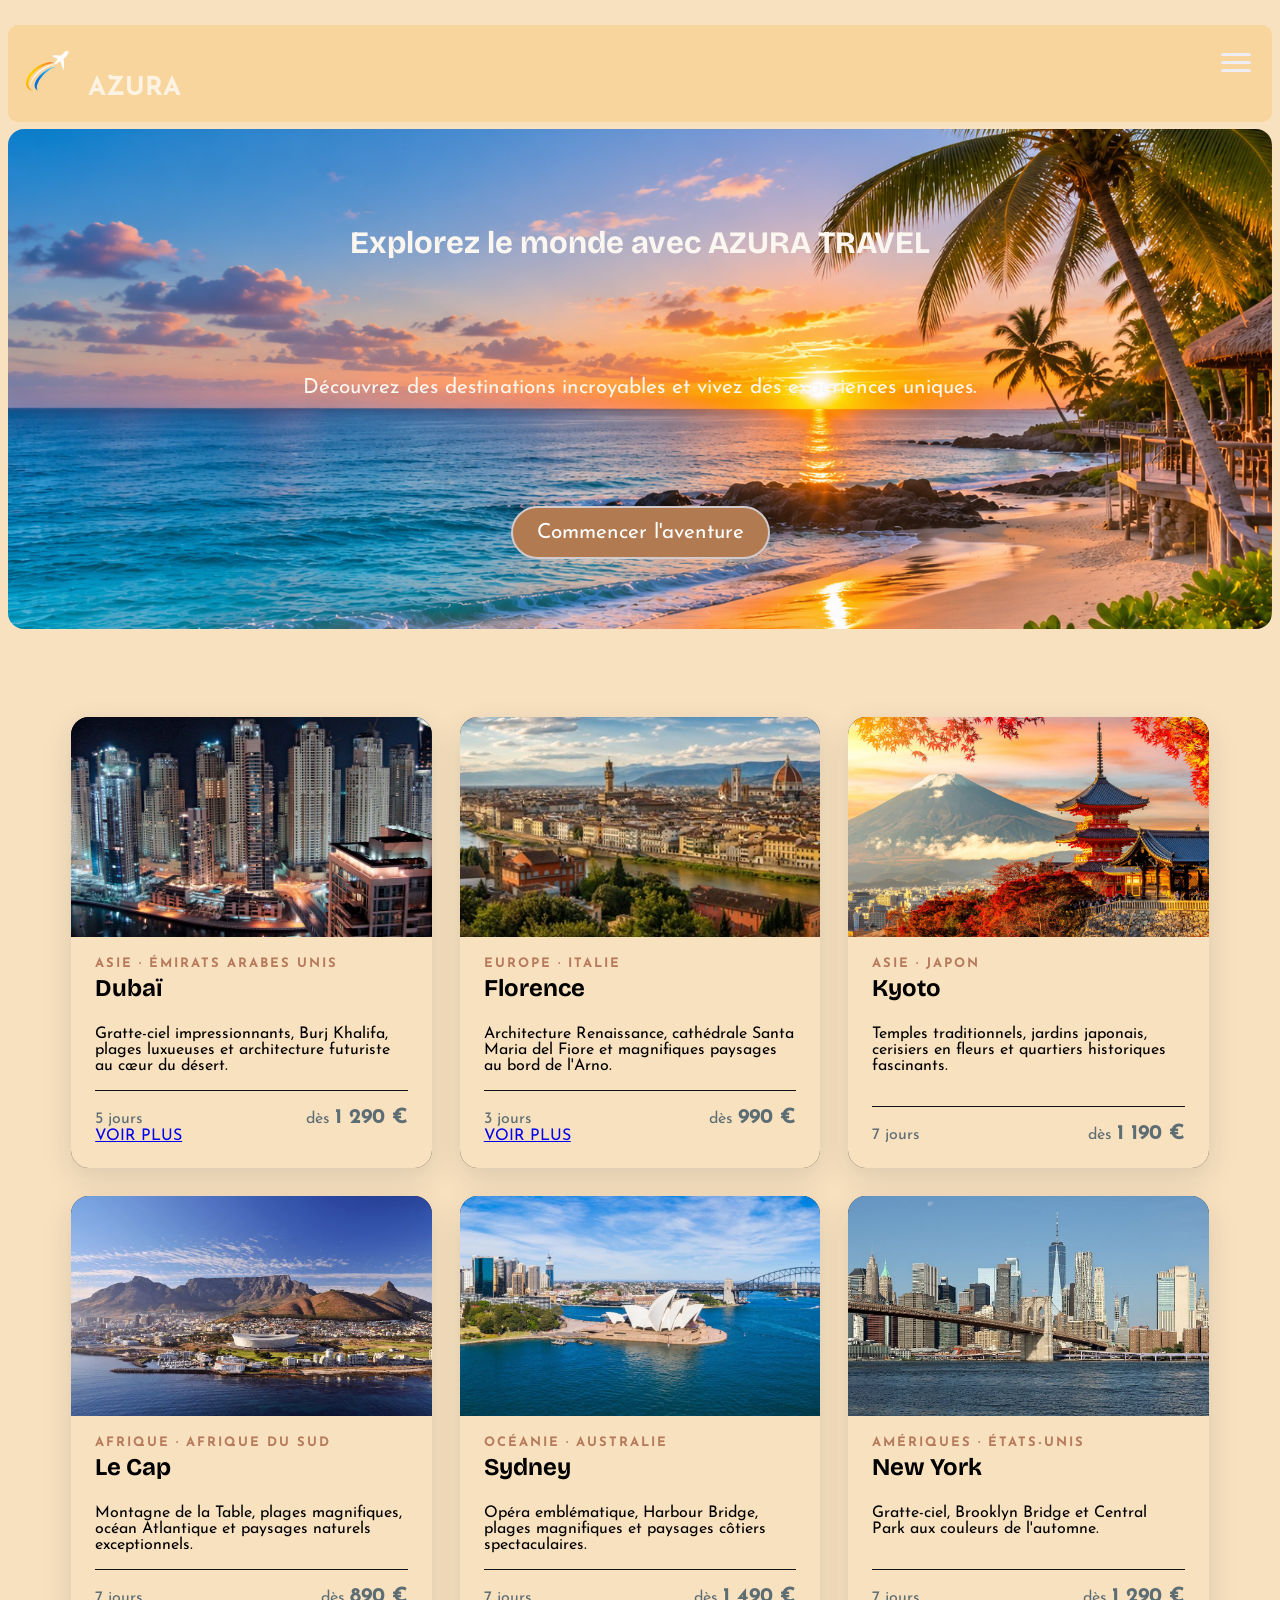
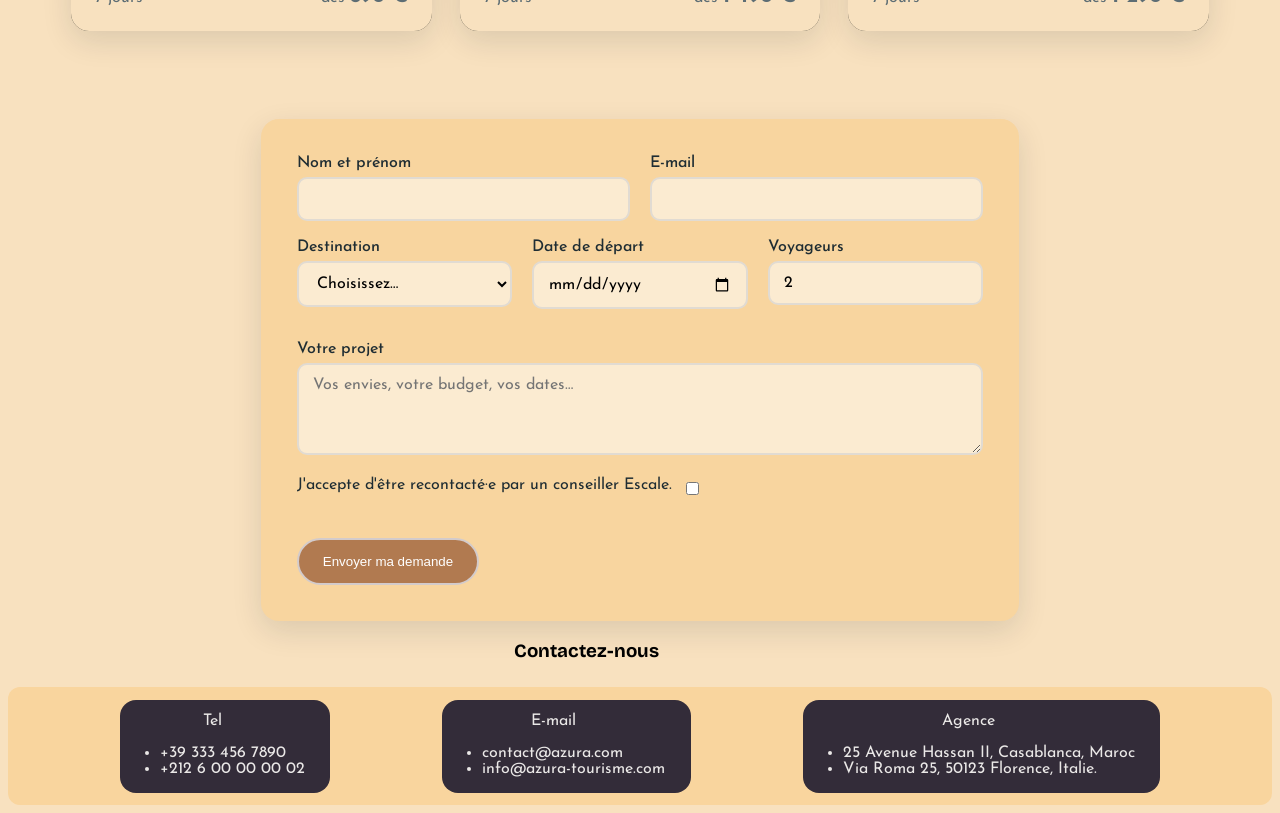
<file: index.html>
<!DOCTYPE html>
<html lang="en">
   <head>
      <meta charset="UTF-8">
      <meta name="viewport" content="width=device-width, initial-scale=1.0">
      <link rel="preconnect" href="https://fonts.googleapis.com">
      <link rel="preconnect" href="https://fonts.gstatic.com" crossorigin>
      <link href="https://fonts.googleapis.com/css2?family=Bricolage+Grotesque :opsz,wght@12..96,200..800&family=Josefin+Sans:ital,wght@0,100..700;1,100..700&display=swap" rel="stylesheet"> 
      <title>AZURA TRAVEL</title>
      <link rel="icon" href="img/logo.png">
      <link rel="stylesheet" href="css/feuille1.css">
      <meta name="Agence" content="Un site de voyage">
      <script src="js/script.js" defer></script> 
   </head>
   <body>
       <header> 
         <!-- --------------------------------entete et menu ------------------------------- -->

           <a href="#" class="logo">
                <img src="img/logo.png" alt="" width="50" height="50">
                <span>Azura</span>
           </a>
  
            <button class="burger">
             <span></span>
              <span></span>
             <span></span>
            </button>
    
            <button class="Fermer" id="Fermer">
              <svg xmlns="http://www.w3.org/2000/svg" viewBox="0 0 24 24" height="24px" width="24px" fill="#000000">
              <path d="M6.4,19L5,17.6L10.6,12L5,6.4L6.4,5L12,10.6L17.6,5L19,6.4L13.4,12L19,17.6L17.6,19L12,13.4L6.4,19Z"/>
              </svg>
            </button>

            <nav class="menu" id="menu" >
                <ul>
                  <li><a href="index.html">Accueil</a></li>
                  <li><a href="faq.html">FAQ</a></li>
                </ul>
            </nav> 
       </header>
        <main>
            <section class="hero" id="Accueil">
                <div > <h1>Explorez le monde avec AZURA TRAVEL</h1></div>
                <div><p class="hero-texte"> Découvrez des destinations incroyables et vivez des expériences uniques.</p></div>
                <div>  <a href="#destinations" class="bouton">Commencer l'aventure</a></div>
            </section>

            <section id="destinations">
               <div class="cartes"> 
                  
                    <article class="carte">
                      <img src="img/dubai0.webp" alt="La skyline de Dubaï avec le Burj Khalifa et les gratte-ciel modernes" width="1200" height="800" loading="lazy">
                       <div class="carte-contenu">
                           <p class="etiquette">Asie · Émirats arabes unis</p>
                           <h3>Dubaï</h3>
                           <p>Gratte-ciel impressionnants, Burj Khalifa, plages luxueuses et architecture futuriste au cœur du désert.</p>
                           <p class="prix"><span>5 jours</span> <span>dès <strong>1 290 €</strong></span></p>
                           <a href="destination2.html">VOIR PLUS</a>
                       </div>
                    </article>

                    <article class="carte">
                       <img src="img/florence0.jpg" alt="La cathédrale Santa Maria del Fiore et les toits historiques de Florence" width="1200" height="800" loading="lazy">
                       <div class="carte-contenu">
                           <p class="etiquette">Europe · Italie</p>
                          <h3>Florence</h3>
                          <p>Architecture Renaissance, cathédrale Santa Maria del Fiore et magnifiques paysages au bord de l'Arno.</p>
                          <p class="prix"> <span>3 jours</span><span>dès <strong>990 €</strong></span></p>
                          <a href="destination1.html">VOIR PLUS</a>
                       </div>
                   </article>

                    <article class="carte">
                      <img src="img/kyoto.jpg" alt="Temple traditionnel et pagode dans les rues historiques de Kyoto" width="1200" height="800" loading="lazy">
                       <div class="carte-contenu">
                          <p class="etiquette">Asie · Japon</p>
                          <h3>Kyoto</h3>
                          <p>Temples traditionnels, jardins japonais, cerisiers en fleurs et quartiers historiques fascinants.</p>
                          <p class="prix"><span>7 jours</span> <span>dès <strong>1 190 €</strong></span></p>
                       </div>
                   </article>

                   <article class="carte">
                       <img src="img/cap.webp" alt="Le Cap en Afrique du Sud avec la montagne de la Table et l'océan" width="1200" height="800" loading="lazy">
                       <div class="carte-contenu">
                           <p class="etiquette">Afrique · Afrique du Sud</p>
                           <h3>Le Cap</h3>
                           <p>Montagne de la Table, plages magnifiques, océan Atlantique et paysages naturels exceptionnels.</p>
                           <p class="prix"><span>7 jours</span> <span>dès <strong>890 €</strong></span></p>
                        </div>
                   </article>

                   <article class="carte">
                      <img src="img/sydney.jpg" alt="L'opéra de Sydney et le Harbour Bridge au bord de la baie" width="1200" height="800" loading="lazy">
                       <div class="carte-contenu">
                           <p class="etiquette">Océanie · Australie</p>
                           <h3>Sydney</h3>
                           <p>Opéra emblématique, Harbour Bridge, plages magnifiques et paysages côtiers spectaculaires.</p>
                           <p class="prix"><span>7 jours</span> <span>dès <strong>1 490 €</strong></span></p>
                       </div>
                    </article>

                   <article class="carte">
                      <img src="img/new-york.jpg" alt="Le pont de Brooklyn et les gratte-ciel de Manhattan" width="1200" height="800" loading="lazy">
                      <div class="carte-contenu">
                          <p class="etiquette">Amériques · États-Unis</p>
                          <h3>New York</h3>
                          <p>Gratte-ciel, Brooklyn Bridge et Central Park aux couleurs de l'automne.</p>
                          <p class="prix"><span>7 jours</span> <span>dès <strong>1 290 €</strong></span></p>
                          </div>
                   </article>

                </div>
            </section> 
            <form class="formulaire" id="formulaire" action="#">
               <div class="ligne">
                   <div class="champ">
                       <label for="nom">Nom et prénom</label>
                       <input type="text" id="nom" name="nom" autocomplete="name" required>
                   </div>
                   <div class="champ">
                       <label for="email">E-mail</label>
                       <input type="email" id="email" name="email" autocomplete="email" required>
                    </div>
                </div>
                <div class="ligne">
                   <div class="champ">
                       <label for="destination">Destination</label>
                       <select id="destination" name="destination" required>
                           <option value="">Choisissez…</option>
                           <option value="kyoto">Kyoto</option>
                           <option value="dubai">Dubaï</option>
                           <option value="florence">Florence</option>
                           <option value="le-cap">Le Cap</option>
                           <option value="sydney">Sydney</option>
                           <option value="new-york">New York</option>
                           <option value="autre">Autre / je ne sais pas encore</option>
                       </select>
                       <p class="erreur" id="erreur-destination"></p>
                   </div>
                   <div class="champ">
                       <label for="depart">Date de départ</label>
                       <input type="date" id="depart" name="depart">
                   </div>
                   <div class="champ">
                       <label for="voyageurs">Voyageurs</label>
                       <input type="number" id="voyageurs" name="voyageurs" min="1" max="7" value="2">
                   </div>
                </div>
                <div class="champ">
                  <label for="message">Votre projet</label>
                  <textarea id="message" name="message" rows="4" placeholder="Vos envies, votre budget, vos dates…"></textarea>
                </div>
                <div class="case">
                    <label for="accord">J'accepte d'être recontacté·e par un conseiller Escale.</label>
                    <input type="checkbox" id="accord" name="accord" required>
                </div>
                <button class="bouton" type="submit">Envoyer ma demande</button>
            </form>
       </main>
       <footer>
          <h3>Contactez-nous</h3>
          <section class="pied">
            <div class="p">
                <div>Tel</div>
                <ul>
                    <li>+39 333 456 7890</li>
                    <li>+212 6 00 00 00 02</li>
                </ul>
            </div>
            <div class="p">
                <div>E-mail</div>
                <ul>
                    <li>contact@azura.com</li>
                    <li>info@azura-tourisme.com</li>
                </ul>
            </div>
            <div class="p">
                <div>Agence</div>
                <ul>
                    <li>25 Avenue Hassan II, Casablanca, Maroc</li>
                    <li>Via Roma 25, 50123 Florence, Italie.</li>
                </ul>

            </div>
            </section>
        </footer>
    </body>
</html>
</file>
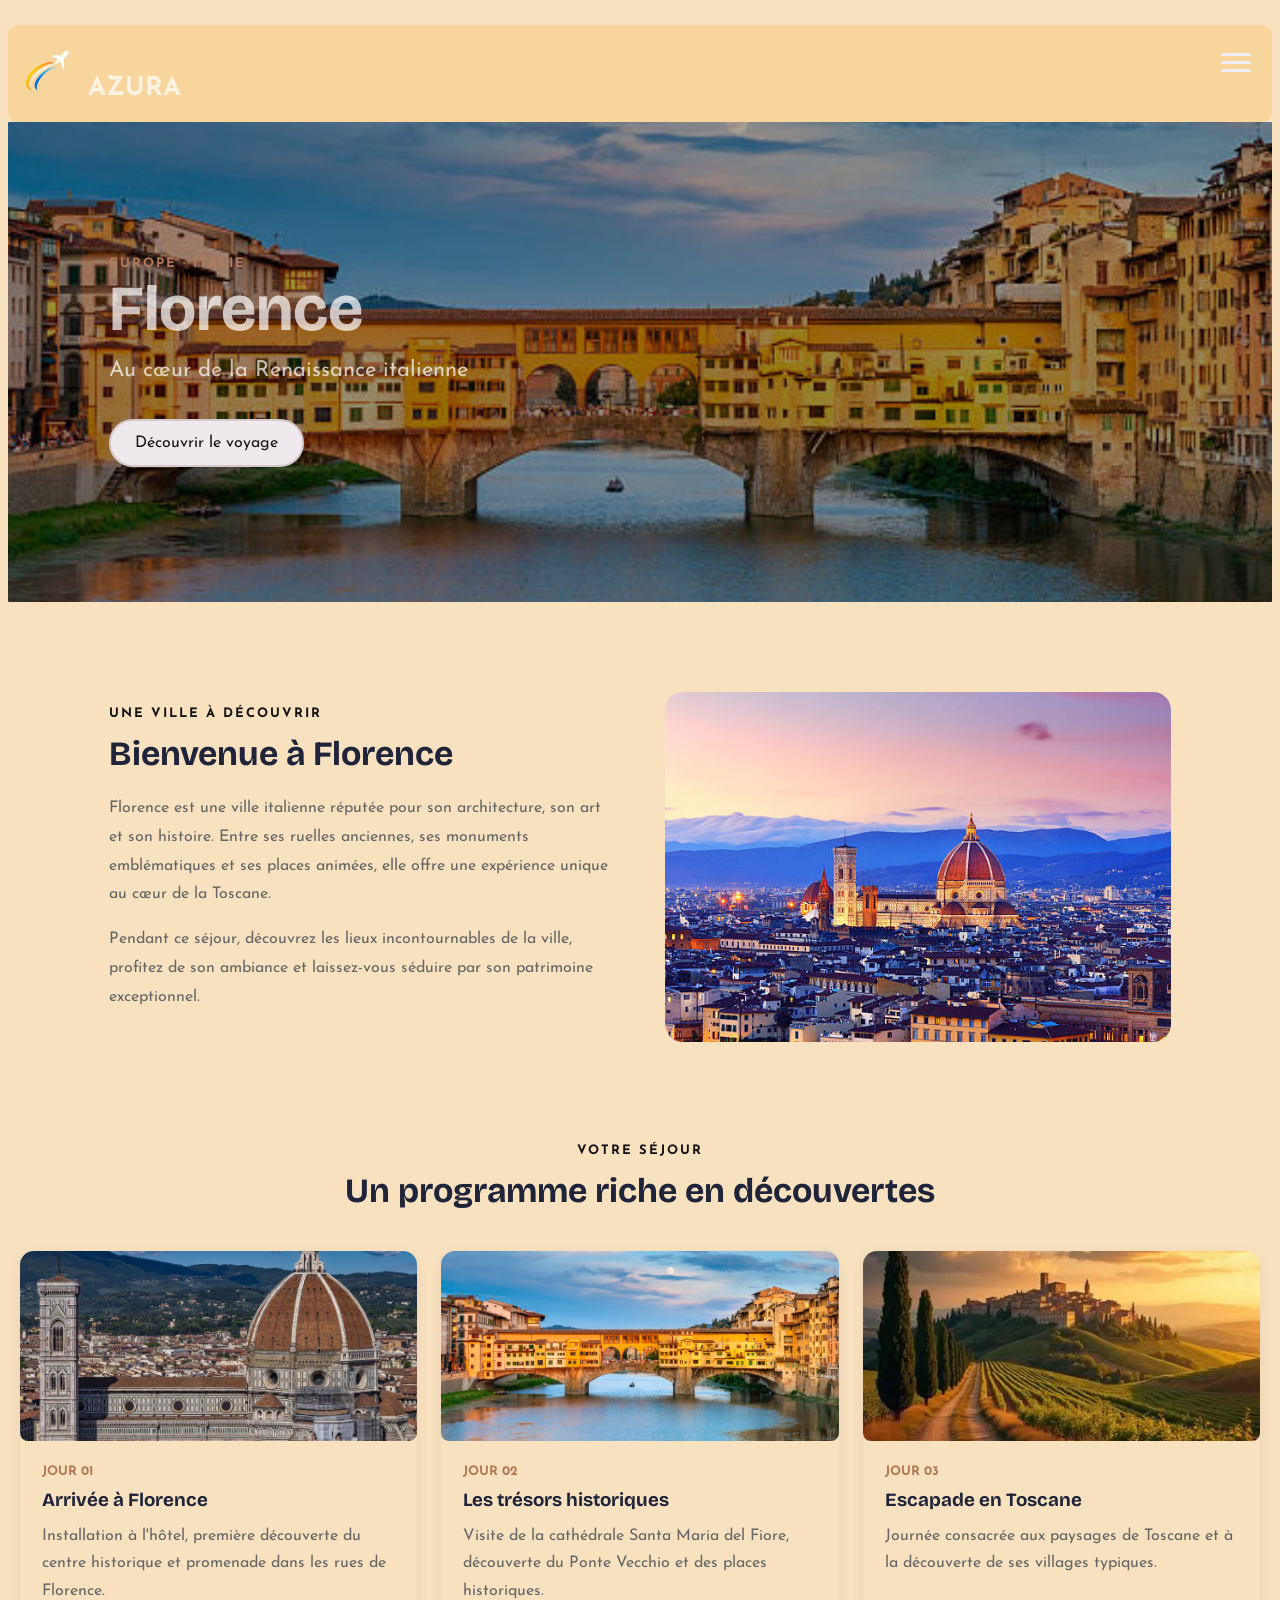
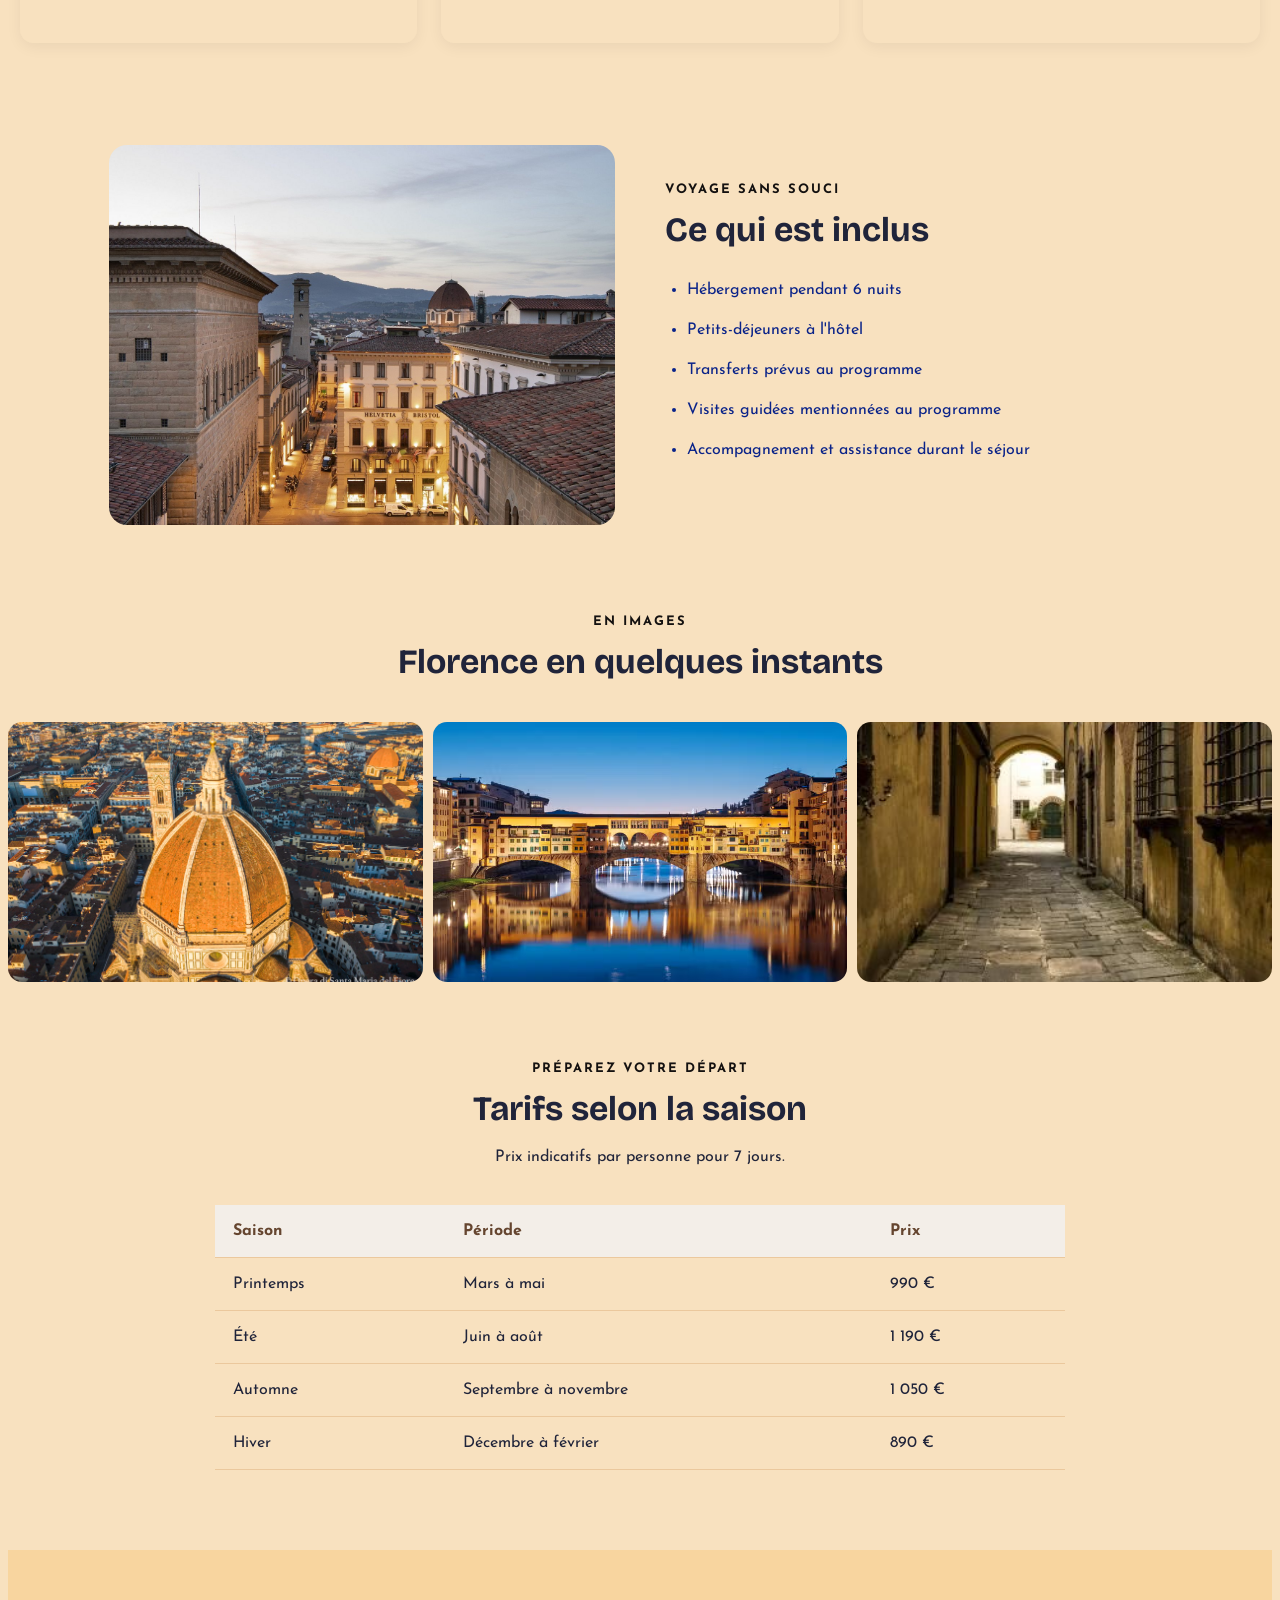
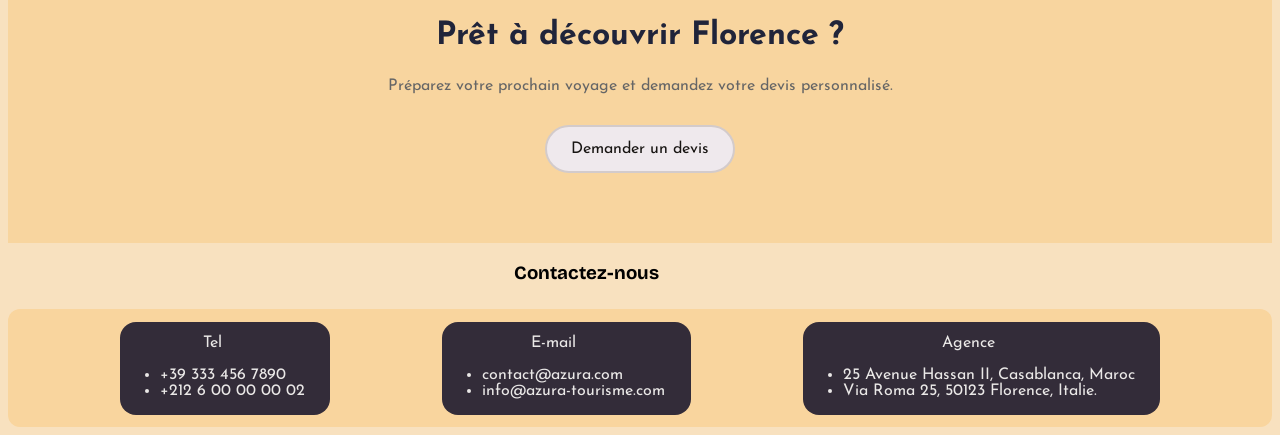
<file: destination1.html>
<!DOCTYPE html>
<html lang="en">
   <head>
      <meta charset="UTF-8">
      <meta name="viewport" content="width=device-width, initial-scale=1.0">
      <link rel="preconnect" href="https://fonts.googleapis.com">
      <link rel="preconnect" href="https://fonts.gstatic.com" crossorigin>
      <link href="https://fonts.googleapis.com/css2?family=Bricolage+Grotesque :opsz,wght@12..96,200..800&family=Josefin+Sans:ital,wght@0,100..700;1,100..700&display=swap" rel="stylesheet"> 
      <title>AZURA TRAVEL</title>
      <link rel="icon" href="img/logo.png">
      <link rel="stylesheet" href="css/feuille1.css">
      <meta name="Agence" content="Un site de voyage">
      <script src="js/script.js" defer></script>
   </head>
   <body>
       <header> 
         <!-- --------------------------------entete et menu ------------------------------- -->

           <a href="#" class="logo">
                <img src="img/logo.png" alt="" width="50" height="50">
                <span>Azura</span>
           </a>
  
            <button class="burger">
             <span></span>
              <span></span>
             <span></span>
            </button>
    
            <button class="Fermer" id="Fermer">
              <svg xmlns="http://www.w3.org/2000/svg" viewBox="0 0 24 24" height="24px" width="24px" fill="#000000">
              <path d="M6.4,19L5,17.6L10.6,12L5,6.4L6.4,5L12,10.6L17.6,5L19,6.4L13.4,12L19,17.6L17.6,19L12,13.4L6.4,19Z"/>
              </svg>
            </button>

            <nav class="menu" id="menu" >
                <ul>
                  <li><a href="index.html">Accueil</a></li>
                  <li><a href="faq.html">FAQ</a></li>
                </ul>
            </nav> 
       </header>
       </header>
       <main class="page-destination">
         <!-- ------------------------------------------------------------------ PHOTO------------------------------------------------------------------------------------------------------------------------------------------------------------------- -->

           <section class="banniere">
               <div class="banniere-contenu">
                    <p class="etiquette">EUROPE · ITALIE</p>
                    <h1>Florence</h1>
                    <p>Au cœur de la Renaissance italienne</p>
                    <a href="#presentation" class="bouton bouton-devis">Découvrir le voyage</a>
                </div>
           </section>

           <!-- [base64] -->


           <section class="presentation" id="presentation">
              <div class="presentation-texte">
                  <p class="surtitre">UNE VILLE À DÉCOUVRIR</p>
                  <h2>Bienvenue à Florence</h2>
                  <p>
                       Florence est une ville italienne réputée pour son architecture,
                       son art et son histoire. Entre ses ruelles anciennes, ses
                       monuments emblématiques et ses places animées, elle offre
                       une expérience unique au cœur de la Toscane.
                  </p>
                  <p>
                      Pendant ce séjour, découvrez les lieux incontournables de la
                      ville, profitez de son ambiance et laissez-vous séduire par
                      son patrimoine exceptionnel.
                  </p>
              </div>
              <div class="presentation-image">
                 <img src="img/florence.jpg"  alt="Vue panoramique de Florence et de ses monuments">
              </div>
           </section>

           <!-- --------------------------------------------------------------programme jour par jour------------------------------------------------------------------------------------------------------ -->


            <section class="programme">

                <div class="section-titre">
                   <p class="surtitre">VOTRE SÉJOUR</p> <h2>Un programme riche en découvertes</h2>
                </div >
                <div  class="jours">
                    
                    <article class="jour">
                       <img src="img/j1.jpg"  alt="Cathédrale de Florence">
                       <div class="jour-contenu">
                          <span>JOUR 01</span>  <h3>Arrivée à Florence</h3>
                          <p>Installation à l'hôtel, première découverte du centre historique et promenade dans les rues de Florence. </p>
                       </div>
                    </article>

                    <article class="jour">
                       <img src="img/j2.jpg" alt="Ponte Vecchio à Florence">
                       <div class="jour-contenu">
                         <span>JOUR 02</span> <h3>Les trésors historiques</h3>
                         <p>  Visite de la cathédrale Santa Maria del Fiore, découverte du Ponte Vecchio et des places historiques. </p>
                       </div>
                    </article>

                    <article class="jour">
                       <img src="img/j3.webp"  alt="Paysage de Toscane">
                       <div class="jour-contenu">
                           <span>JOUR 03</span> <h3>Escapade en Toscane</h3>
                           <p>  Journée consacrée aux paysages de Toscane et à la  découverte de ses villages typiques.  </p>
                     </div>
                    </article>


                </div>

                

            </section>

            <!-- ----------------------------------------------- CE QUI EST INCLUS--------------------------------------- -->


            <section class="inclus">
               <div class="inclus-image">
                  <img src="img/inclus.jpg"  alt="Hôtel au charme italien à Florence">
               </div>

                <div class="inclus-contenu">
                    <p class="surtitre">VOYAGE SANS SOUCI</p><h2>Ce qui est inclus</h2>
                    <ul>
                        <li>Hébergement pendant 6 nuits</li>
                        <li>Petits-déjeuners à l'hôtel</li>
                        <li>Transferts prévus au programme</li>
                        <li>Visites guidées mentionnées au programme</li>
                        <li>Accompagnement et assistance durant le séjour</li>
                    </ul>
                </div>
            </section>
           <!-- ------------------------------------------------------ GALERIE PHOTOS----------------------------------------------------------------------------- -->


            <section class="galerie-section">
              <div class="section-titre"><p class="surtitre">EN IMAGES</p> <h2>Florence en quelques instants</h2> </div>
              <div class="galerie">
                 <img src="img/p3.jpg" alt="Vue de la cathédrale de Florence">
                 <img src="img/p2.avif" alt="Le Ponte Vecchio au-dessus de l'Arno">
                 <img src="img/p1.jpg" alt="Les ruelles de Florence">
              </div>
            </section>

           <!-- --------------------------------------------------- TARIFS------------------------------------------------------- -->

            <section class="tarifs">

                <div class="section-titre">
                   <p class="surtitre">PRÉPAREZ VOTRE DÉPART</p>
                  <h2>Tarifs selon la saison</h2>
                  <p>Prix indicatifs par personne pour 7 jours.</p>
                </div>

                <div class="tableau-conteneur">
                    <table>

                        <thead>
                           <tr>
                             <th>Saison</th>
                             <th>Période</th>
                             <th>Prix</th>
                           </tr>
                        </thead>

                        <tbody>

                           <tr>
                              <td>Printemps</td>
                              <td>Mars à mai</td>
                              <td>990 €</td>
                           </tr>
                           <tr>
                              <td>Été</td>
                              <td>Juin à août</td>
                              <td>1 190 €</td>
                           </tr>
                           <tr>
                              <td>Automne</td>
                              <td>Septembre à novembre</td>
                              <td>1 050 €</td>
                           </tr>
                           <tr>
                              <td>Hiver</td>
                              <td>Décembre à février</td>
                              <td>890 €</td>
                           </tr>

                        </tbody>

                    </table>
                    
                </div> 

            </section>



           <!-- --------------------------------------------- DEMANDE DE DEVIS------------------------------------------------------------ -->
            <section class="demande">
              <h2>Prêt à découvrir Florence ?</h2>
              <p>Préparez votre prochain voyage et demandez votre devis personnalisé.</p>
              <a href="index.html#formulaire" class="bouton bouton-devis"> Demander un devis </a>
            </section>

         </main>
         <footer>
          <h3>Contactez-nous</h3>
          <section class="pied">
            <div class="p">
                <div>Tel</div>
                <ul>
                    <li>+39 333 456 7890</li>
                    <li>+212 6 00 00 00 02</li>
                </ul>
            </div>
            <div class="p">
                <div>E-mail</div>
                <ul>
                    <li>contact@azura.com</li>
                    <li>info@azura-tourisme.com</li>
                </ul>
            </div>
            <div class="p">
                <div>Agence</div>
                <ul>
                    <li>25 Avenue Hassan II, Casablanca, Maroc</li>
                    <li>Via Roma 25, 50123 Florence, Italie.</li>
                </ul>

            </div>
        
          </section>
        
        </footer>
      </body>
</html>
</file>
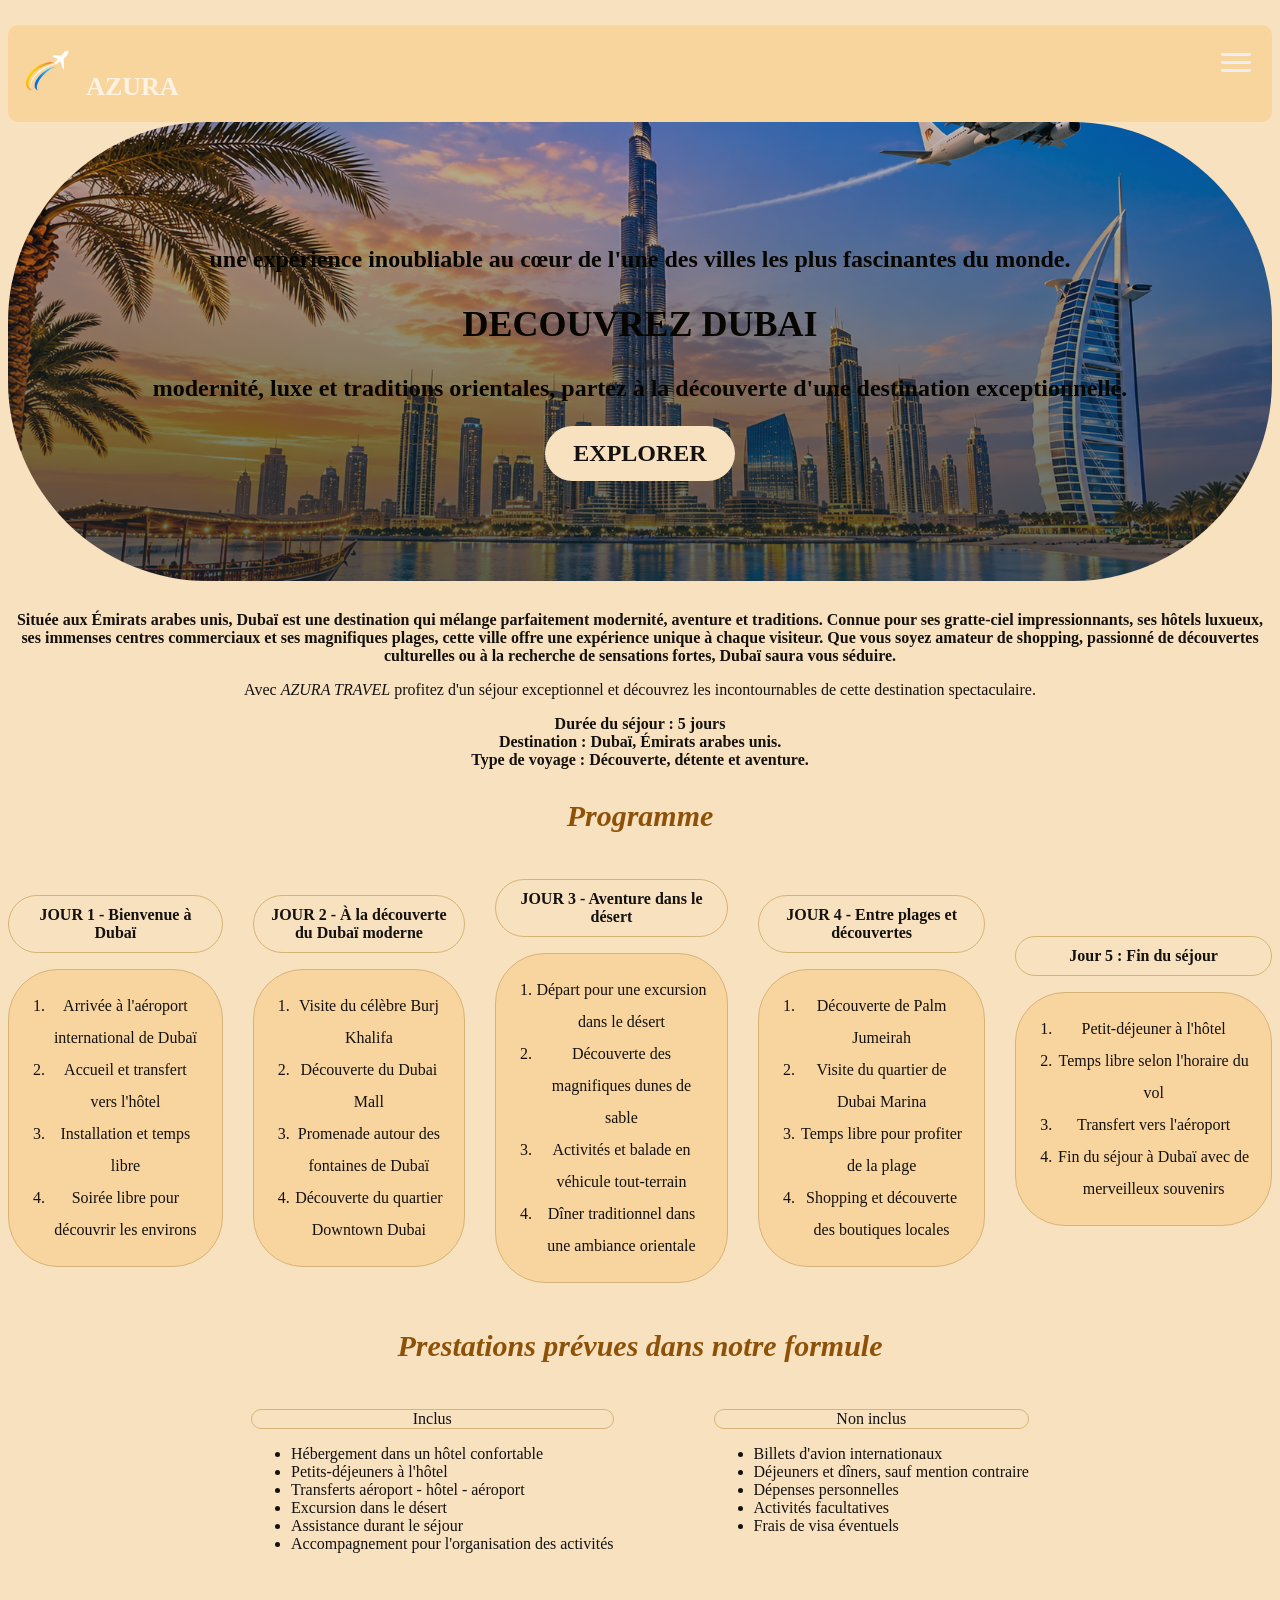
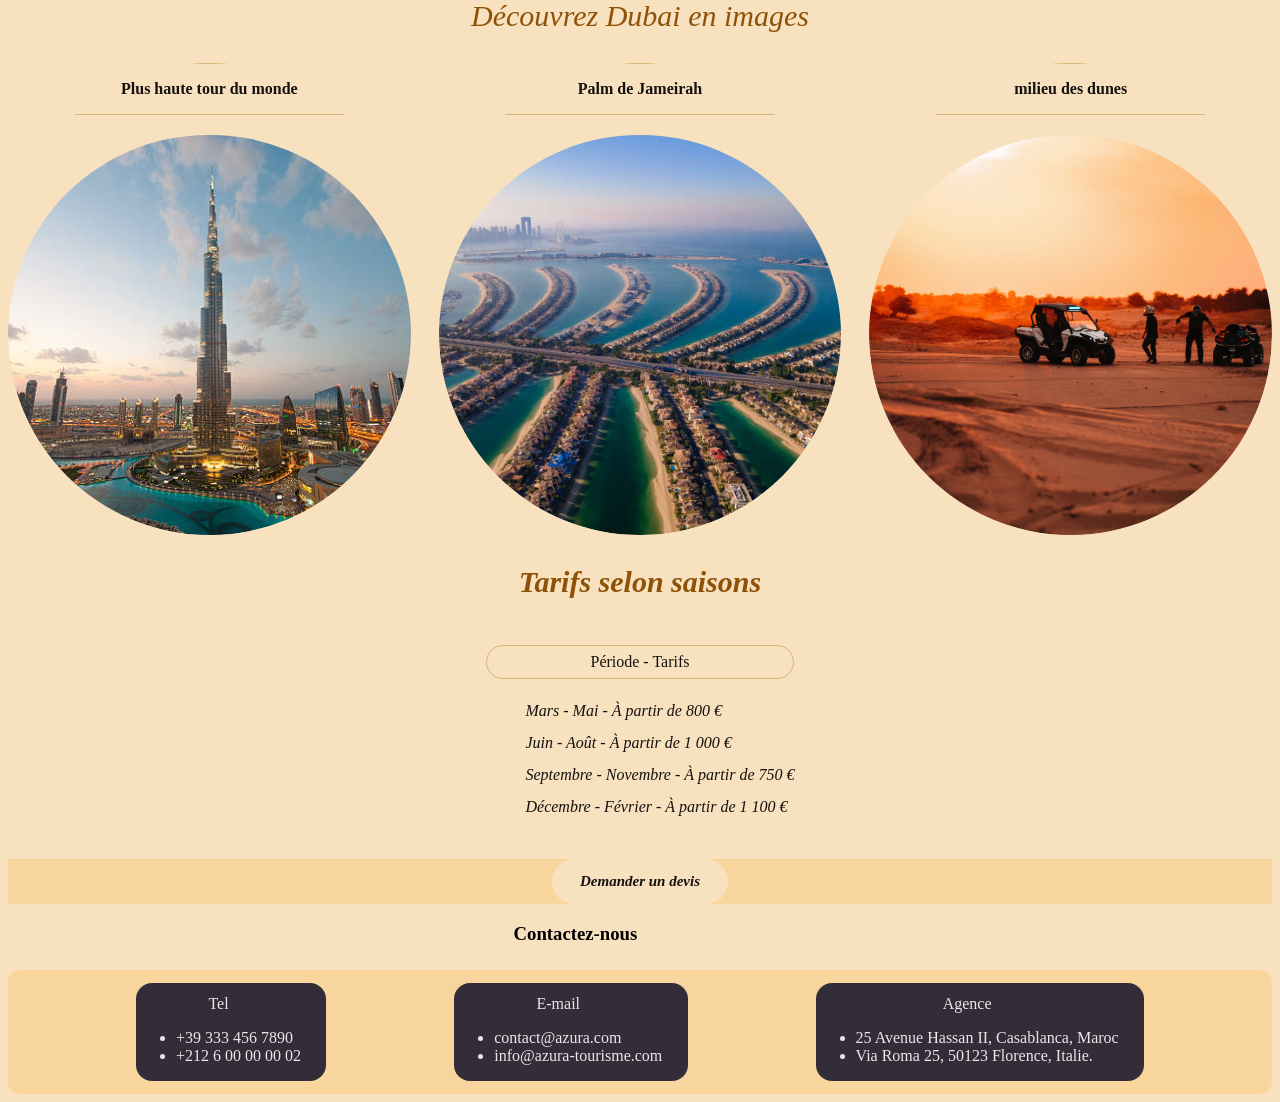
<file: destination2.html>
<!DOCTYPE html>
<html lang="en">
    <head>
      <meta charset="UTF-8">
      <meta name="viewport" content="width=device-width, initial-scale=1.0">
      <link rel="preconnect" href="https://fonts.googleapis.com">
      <link rel="preconnect" href="https://fonts.gstatic.com" crossorigin>
      <link href="https://fonts.googleapis.com/css2?family=Bricolage+Grotesque :opsz,wght@12..96,200..800&family=Josefin+Sans:ital,wght@0,100..700;1,100..700&display=swap" rel="stylesheet"> 
      <title>AZURA TRAVEL</title>
      <link rel="icon" href="img/logo.png">
      <link rel="stylesheet" href="css/feuille2.css">
      <meta name="Agence" content="Un site de voyage">
      <script src="js/script.js" defer></script> 
    </head>
<body>
    <header> 
         <!-- --------------------------------entete et menu ------------------------------- -->

           <a href="#" class="logo">
                <img src="img/logo.png" alt="" width="50" height="50">
                <span>Azura</span>
           </a>
  
            <button class="burger">
             <span></span>
              <span></span>
             <span></span>
            </button>
    
            <button class="Fermer" id="Fermer">
              <svg xmlns="http://www.w3.org/2000/svg" viewBox="0 0 24 24" height="24px" width="24px" fill="#000000">
              <path d="M6.4,19L5,17.6L10.6,12L5,6.4L6.4,5L12,10.6L17.6,5L19,6.4L13.4,12L19,17.6L17.6,19L12,13.4L6.4,19Z"/>
              </svg>
            </button>

            <nav class="menu" id="menu" >
                <ul>
                  <li><a href="index.html">Accueil</a></li>
                  <li><a href="faq.html">FAQ</a></li>
                </ul>
            </nav> 
       </header>
   <main>
       <section class="hero">
        <div class="hero-contenu">
            <p class="surtitre1"> <strong> une expérience inoubliable au cœur de l'une 
                des villes les plus fascinantes du monde.</strong> 
            </p>
            <h1> <strong> DECOUVREZ DUBAI</strong> </h1>
            <p class="hero-texte"><strong> modernité, luxe et traditions orientales, partez à la 
                découverte d'une destination exceptionnelle.</strong> 
            </p>
        </div>
        <div class="hero-boutons">
                <a class="bouton" href="#présentation de Dubai">EXPLORER</a>
            </div>
        </section>
        <section  class="presentation" id="présentation de Dubai" >
            <div class="description"> 
                <p><strong>
                    Située aux Émirats arabes unis, Dubaï est une destination qui mélange parfaitement modernité, aventure et traditions. 
                    Connue pour ses gratte-ciel impressionnants, ses hôtels luxueux, ses immenses centres commerciaux et ses magnifiques plages, 
                    cette ville offre une expérience unique à chaque visiteur.
                    Que vous soyez amateur de shopping, passionné de découvertes culturelles ou à la recherche de sensations fortes, 
                    Dubaï saura vous séduire.
                   </strong>
                </p>
            </div>
            <div class="AZURA">
                <p>
                    Avec <em>AZURA TRAVEL</em> profitez d'un séjour exceptionnel 
                    et découvrez les incontournables de cette destination spectaculaire.
                </p>
            </div>
            <div class="information">
                <p>
                    <strong>
                        Durée du séjour : 5 jours <br>
                        Destination : Dubaï, Émirats arabes unis.<br>
                        Type de voyage : Découverte, détente et aventure.<br>
                    </strong>
                </p>
            </div> 
        </section>
        <p class="surtitre"><em><strong>Programme</strong></em></p>
        <section class="programme">
            <div class="jour1">
                <p><strong>JOUR 1 - Bienvenue à Dubaï</strong></p>
                <ol>
                    <li>Arrivée à l'aéroport international de Dubaï</li>
                    <li>Accueil et transfert vers l'hôtel</li>
                    <li>Installation et temps libre</li>
                    <li>Soirée libre pour découvrir les environs</li>
                </ol>
            </div>
            <div class="jour2">
                <p><strong>JOUR 2 - À la découverte du Dubaï moderne</strong></p>
                <ol>
                    <li>Visite du célèbre Burj Khalifa</li>
                    <li>Découverte du Dubai Mall</li>
                    <li>Promenade autour des fontaines de Dubaï</li>
                    <li>Découverte du quartier Downtown Dubai</li>
                </ol>
            </div>
            <div class="jour3">
                <p><strong>JOUR 3 - Aventure dans le désert</strong></p>
                <ol>
                    <li>Départ pour une excursion dans le désert</li>
                    <li>Découverte des magnifiques dunes de sable</li>
                    <li>Activités et balade en véhicule tout-terrain</li>
                    <li>Dîner traditionnel dans une ambiance orientale</li>
                </ol>
            </div>
            <div class="jour4">
                <p><strong>JOUR 4 - Entre plages et découvertes</strong></p>
                <ol>
                    <li>Découverte de Palm Jumeirah</li>
                    <li>Visite du quartier de Dubai Marina</li>
                    <li>Temps libre pour profiter de la plage</li>
                    <li>Shopping et découverte des boutiques locales</li>
                </ol>
            </div>
            <div class="jour5">
                <p><strong>Jour 5 : Fin du séjour</strong></p>
                <ol>
                    <li>Petit-déjeuner à l'hôtel</li>
                    <li>Temps libre selon l'horaire du vol</li>
                    <li>Transfert vers l'aéroport</li>
                    <li>Fin du séjour à Dubaï avec de merveilleux souvenirs</li>
                </ol>
            </div>
        </section>
        <p class="surtitre"><em><strong>Prestations prévues dans notre formule</strong></em></p>
        <section class="inclus">
            <div>
                <p>Inclus</p>
                <ul>
                    <li>Hébergement dans un hôtel confortable</li>
                    <li>Petits-déjeuners à l'hôtel</li>
                    <li>Transferts aéroport - hôtel - aéroport</li>
                    <li>Excursion dans le désert</li>
                    <li>Assistance durant le séjour</li>
                    <li>Accompagnement pour l'organisation des activités</li>
                </ul>
            </div>
            <div>
                <p>Non inclus</p>
                <ul>
                    <li>Billets d'avion internationaux</li>
                    <li>Déjeuners et dîners, sauf mention contraire</li>
                    <li>Dépenses personnelles</li>
                    <li>Activités facultatives</li>
                    <li>Frais de visa éventuels</li>
                </ul>
            </div>
        </section>
        <section class="Galerie">
            <p class="surtitre"><em>Découvrez  Dubai en images</em></p>
            <div class="cartes">
                <div class="carte">
                    <div class="carte-contenu">
                        <p><strong> Plus haute tour du monde</strong></p>
                    </div>
                    <img src="img/burj-khalifa.jpg" alt="" width="100" height="100">
                </div>
                <div class="carte">
                    <div class="carte-contenu">
                         <p> <strong>Palm de Jameirah</strong></p>
                    </div>
                    <img src="img/palm-jameirah.jpg" alt="" width="100" height="100">
                </div>
                <div class="carte">
                    <div class="carte-contenu">
                        <p><strong>milieu des dunes</strong></p>
                    </div>
                    <img src="img/pexels-zkadoshi-20450502.jpg" alt="" width="100" height="100">
                </div>
            </div>
        </section>
        <p class="surtitre"><strong><em>Tarifs selon saisons</em></strong></p>
        <section class="tarifs">
            <div>
                <p>Période - Tarifs</p>
                <ul>
                    <li><em>Mars - Mai - À partir de 800 €</em></li>
                    <li><em>Juin - Août - À partir de 1 000 €</em></li>
                    <li><em>Septembre - Novembre - À partir de 750 €</em></li>
                    <li><em>Décembre - Février - À partir de 1 100 €</em></li>
                </ul>
            </div>
        </section>
        <div class="tarifs-boutons">
            <a class="bouton" href="#devis"><em><strong>Demander un devis</strong></em></a>
        </div>
   </main>
    <footer>
          <h3>Contactez-nous</h3>
          <section class="pied">
            <div class="p">
                <div>Tel</div>
                <ul>
                    <li>+39 333 456 7890</li>
                    <li>+212 6 00 00 00 02</li>
                </ul>
            </div>
            <div class="p">
                <div>E-mail</div>
                <ul>
                    <li>contact@azura.com</li>
                    <li>info@azura-tourisme.com</li>
                </ul>
            </div>
            <div class="p">
                <div>Agence</div>
                <ul>
                    <li>25 Avenue Hassan II, Casablanca, Maroc</li>
                    <li>Via Roma 25, 50123 Florence, Italie.</li>
                </ul>

            </div>
        
          </section>
        
        </footer>
</body>
</html>
</file>
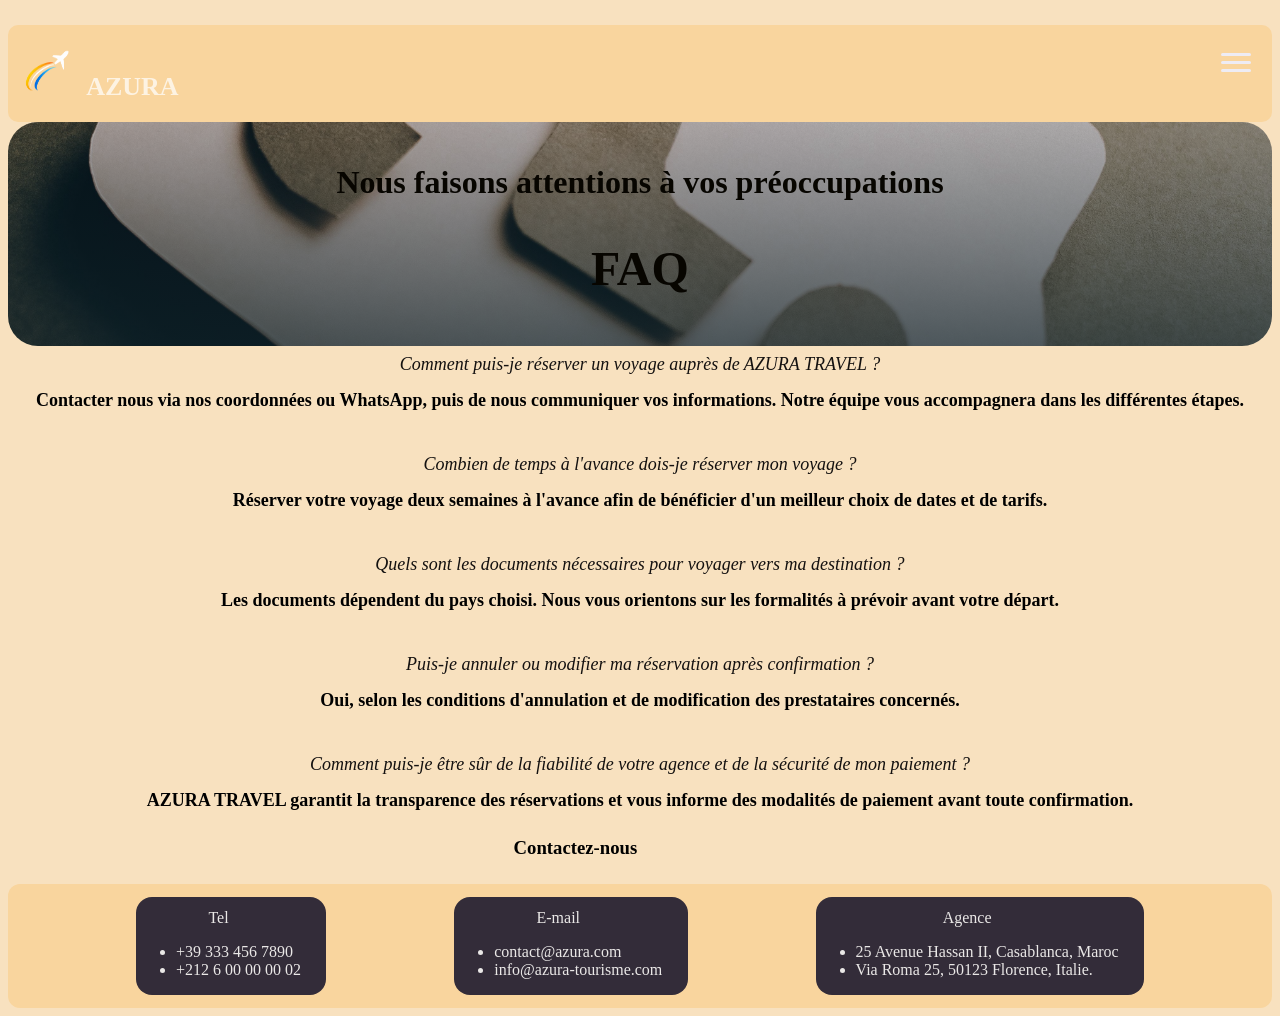
<file: FAQ.html>
<!DOCTYPE html>
<html lang="en">
    <head>
      <meta charset="UTF-8">
      <meta name="viewport" content="width=device-width, initial-scale=1.0">
      <link rel="preconnect" href="https://fonts.googleapis.com">
      <link rel="preconnect" href="https://fonts.gstatic.com" crossorigin>
      <link href="https://fonts.googleapis.com/css2?family=Bricolage+Grotesque :opsz,wght@12..96,200..800&family=Josefin+Sans:ital,wght@0,100..700;1,100..700&display=swap" rel="stylesheet"> 
      <title>AZURA TRAVEL</title>
      <link rel="icon" href="img/logo.png">
      <link rel="stylesheet" href="css/feuille2.css">
      <meta name="Agence" content="Un site de voyage">
      <script src="js/script.js" defer></script> 
   </head>
<body>
   <header> 
         <!-- --------------------------------entete et menu ------------------------------- -->

           <a href="#" class="logo">
                <img src="img/logo.png" alt="" width="50" height="50">
                <span>Azura</span>
           </a>
  
            <button class="burger">
             <span></span>
              <span></span>
             <span></span>
            </button>
    
            <button class="Fermer" id="Fermer">
              <svg xmlns="http://www.w3.org/2000/svg" viewBox="0 0 24 24" height="24px" width="24px" fill="#000000">
              <path d="M6.4,19L5,17.6L10.6,12L5,6.4L6.4,5L12,10.6L17.6,5L19,6.4L13.4,12L19,17.6L17.6,19L12,13.4L6.4,19Z"/>
              </svg>
            </button>

            <nav class="menu" id="menu" >
                <ul>
                  <li><a href="index.html">Accueil</a></li>
                  <li><a href="faq.html">FAQ</a></li>
                </ul>
            </nav> 
       </header>
    <main>
        <section class="hero1">
            <p class="surtitre1"> <strong> Nous faisons attentions à vos préoccupations</strong> </p>
            <div class="hero-contenu">
               <h1> <strong> FAQ</strong> </h1>
            </div>
        </section>
        <section class="Questions">
            <div class="cartes1">
                <div class="carte1">
                    <div class="carte-contenu1">
                        <p><em>Comment puis-je réserver un voyage auprès de AZURA TRAVEL ?</em></p>
                    </div>
                    <p><strong> Contacter nous via nos coordonnées ou WhatsApp, 
                            puis de nous communiquer vos informations. 
                            Notre équipe vous accompagnera 
                            dans les différentes étapes.
                        </strong>
                    </p>
                </div>
                <div class="carte1">
                    <div class="carte-contenu1">
                        <p><em>Combien de temps à l'avance dois-je réserver mon voyage ?</em></p>
                    </div>
                     <p><strong> Réserver votre voyage deux semaines à l'avance
                          afin de bénéficier d'un meilleur choix de dates et de tarifs.
                        </strong>
                    </p>
                </div>
                <div class="carte1">
                    <div class="carte-contenu1">
                        <p><em>Quels sont les documents nécessaires pour voyager vers ma destination ?</em></p>
                    </div>
                    <p><strong> Les documents dépendent du pays choisi. 
                           Nous vous orientons sur les formalités à prévoir avant votre départ.
                        </strong>
                    </p>
                </div>
                <div class="carte1">
                    <div class="carte-contenu1">
                        <p><em>Puis-je annuler ou modifier ma réservation après confirmation ?</em></p>
                    </div>
                    <p><strong> Oui, selon les conditions d'annulation et de modification des prestataires concernés.
                        </strong>
                    </p>
                </div>
                <div class="carte1">
                    <div class="carte-contenu1">
                        <p><em>Comment puis-je être sûr de la fiabilité de votre agence et de la sécurité de mon paiement ?</em></p>
                    </div>
                    <p><strong> 
                            AZURA TRAVEL garantit la transparence des réservations 
                            et vous informe des modalités de paiement avant toute confirmation.
                        </strong>
                    </p>
                </div>
            </div>
        </section>
    </main>
    <footer>
          <h3>Contactez-nous</h3>
          <section class="pied">
            <div class="p">
                <div>Tel</div>
                <ul>
                    <li>+39 333 456 7890</li>
                    <li>+212 6 00 00 00 02</li>
                </ul>
            </div>
            <div class="p">
                <div>E-mail</div>
                <ul>
                    <li>contact@azura.com</li>
                    <li>info@azura-tourisme.com</li>
                </ul>
            </div>
            <div class="p">
                <div>Agence</div>
                <ul>
                    <li>25 Avenue Hassan II, Casablanca, Maroc</li>
                    <li>Via Roma 25, 50123 Florence, Italie.</li>
                </ul>

            </div>
        
          </section>
        
        </footer>
</body>
</html>
</file>
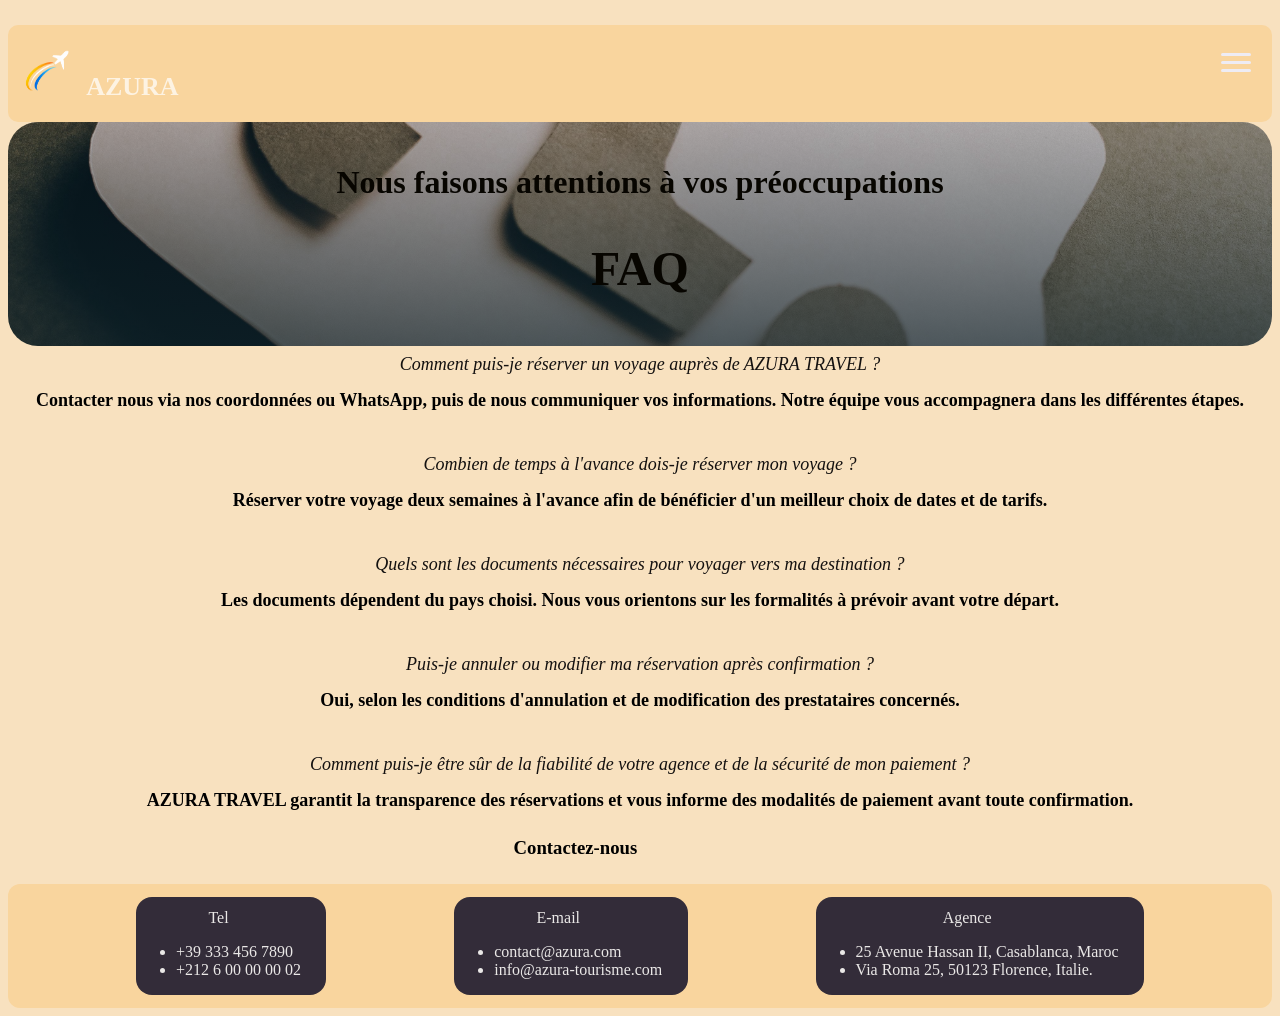
<file: faq.html>
<!DOCTYPE html>
<html lang="en">
    <head>
      <meta charset="UTF-8">
      <meta name="viewport" content="width=device-width, initial-scale=1.0">
      <link rel="preconnect" href="https://fonts.googleapis.com">
      <link rel="preconnect" href="https://fonts.gstatic.com" crossorigin>
      <link href="https://fonts.googleapis.com/css2?family=Bricolage+Grotesque :opsz,wght@12..96,200..800&family=Josefin+Sans:ital,wght@0,100..700;1,100..700&display=swap" rel="stylesheet"> 
      <title>AZURA TRAVEL</title>
      <link rel="icon" href="img/logo.png">
      <link rel="stylesheet" href="css/feuille2.css">
      <meta name="Agence" content="Un site de voyage">
      <script src="js/script.js" defer></script> 
   </head>
<body>
   <header> 
         <!-- --------------------------------entete et menu ------------------------------- -->

           <a href="#" class="logo">
                <img src="img/logo.png" alt="" width="50" height="50">
                <span>Azura</span>
           </a>
  
            <button class="burger">
             <span></span>
              <span></span>
             <span></span>
            </button>
    
            <button class="Fermer" id="Fermer">
              <svg xmlns="http://www.w3.org/2000/svg" viewBox="0 0 24 24" height="24px" width="24px" fill="#000000">
              <path d="M6.4,19L5,17.6L10.6,12L5,6.4L6.4,5L12,10.6L17.6,5L19,6.4L13.4,12L19,17.6L17.6,19L12,13.4L6.4,19Z"/>
              </svg>
            </button>

            <nav class="menu" id="menu" >
                <ul>
                  <li><a href="index.html">Accueil</a></li>
                  <li><a href="faq.html">FAQ</a></li>
                </ul>
            </nav> 
       </header>
    <main>
        <section class="hero1">
            <p class="surtitre1"> <strong> Nous faisons attentions à vos préoccupations</strong> </p>
            <div class="hero-contenu">
               <h1> <strong> FAQ</strong> </h1>
            </div>
        </section>
        <section class="Questions">
            <div class="cartes1">
                <div class="carte1">
                    <div class="carte-contenu1">
                        <p><em>Comment puis-je réserver un voyage auprès de AZURA TRAVEL ?</em></p>
                    </div>
                    <p><strong> Contacter nous via nos coordonnées ou WhatsApp, 
                            puis de nous communiquer vos informations. 
                            Notre équipe vous accompagnera 
                            dans les différentes étapes.
                        </strong>
                    </p>
                </div>
                <div class="carte1">
                    <div class="carte-contenu1">
                        <p><em>Combien de temps à l'avance dois-je réserver mon voyage ?</em></p>
                    </div>
                     <p><strong> Réserver votre voyage deux semaines à l'avance
                          afin de bénéficier d'un meilleur choix de dates et de tarifs.
                        </strong>
                    </p>
                </div>
                <div class="carte1">
                    <div class="carte-contenu1">
                        <p><em>Quels sont les documents nécessaires pour voyager vers ma destination ?</em></p>
                    </div>
                    <p><strong> Les documents dépendent du pays choisi. 
                           Nous vous orientons sur les formalités à prévoir avant votre départ.
                        </strong>
                    </p>
                </div>
                <div class="carte1">
                    <div class="carte-contenu1">
                        <p><em>Puis-je annuler ou modifier ma réservation après confirmation ?</em></p>
                    </div>
                    <p><strong> Oui, selon les conditions d'annulation et de modification des prestataires concernés.
                        </strong>
                    </p>
                </div>
                <div class="carte1">
                    <div class="carte-contenu1">
                        <p><em>Comment puis-je être sûr de la fiabilité de votre agence et de la sécurité de mon paiement ?</em></p>
                    </div>
                    <p><strong> 
                            AZURA TRAVEL garantit la transparence des réservations 
                            et vous informe des modalités de paiement avant toute confirmation.
                        </strong>
                    </p>
                </div>
            </div>
        </section>
    </main>
    <footer>
          <h3>Contactez-nous</h3>
          <section class="pied">
            <div class="p">
                <div>Tel</div>
                <ul>
                    <li>+39 333 456 7890</li>
                    <li>+212 6 00 00 00 02</li>
                </ul>
            </div>
            <div class="p">
                <div>E-mail</div>
                <ul>
                    <li>contact@azura.com</li>
                    <li>info@azura-tourisme.com</li>
                </ul>
            </div>
            <div class="p">
                <div>Agence</div>
                <ul>
                    <li>25 Avenue Hassan II, Casablanca, Maroc</li>
                    <li>Via Roma 25, 50123 Florence, Italie.</li>
                </ul>

            </div>
        
          </section>
        
        </footer>
</body>
</html>
</file>
<file: css/feuille1.css>
/* //////AMELIORATION DES QUATRES PAGES///// */
body {
    font-family: "Josefin Sans", sans-serif;
   background-color: var(--fond-general);
}

h1, h2, h3 {
    font-family: "Bricolage Grotesque", sans-serif;
}
/* ////// FIN AMELIORATION DES QUATRES PAGES///// */
:root {
  --fond-general: #f8e1bf;
  --header: #f9d59e;
  --menucouleur:rgb(77, 53, 10);
  --sombre: #10242b;
  --sable: #fbf6ef;
  --texte: #1f2d33;
  --gris: #5d6d74;
  --titres: "Playfair Display", Georgia, serif;
  --corps: "Poppins", Arial, sans-serif;
  --rayon: 18px;
  --ombre: 0 10px 30px rgba(16, 36, 43, 0.12);
}

/* RÈGLES GÉNÉRALES */
* {
    box-sizing: border-box;
}

/* HEADER */
header {
    display: flex;
    justify-content: space-between;
    align-items: start;
    padding: 20px 1%;
    position: relative;
    background-color: var(--header);
    border-radius: 10px;
    position: sticky;
    top: 0px;
    z-index: 100;
    margin-bottom:none;
    margin-top: 2%;
}

/* LOGO */
.logo {
    font-size: 26px;
    font-weight: bold;
    text-decoration: none;
}
.logo span{
    background-color: none ;
    border-radius: 16px;
    padding: 9px;
    color: rgba(255, 255, 255, 0.712);
    text-transform: uppercase;
}


/* BOUTON BURGER */
.burger {
    display: flex;
    flex-direction: column;
    gap: 5px;
    padding: 8px;
    border: none;
    background: none;
    cursor: pointer;
}
.burger.out{
    display: none;
}

.burger span {
    display: block;
    width: 30px;
    height: 3px;
    background-color: #eeecf4;
    border-radius: 5px;
}
.Fermer {
    display: none;
}
.Fermer.int{
    display: block;
}


/* MENU */
.menu {
    display: none;
    position: absolute;
    top: 60%;
    right: 0%;
    width: 150px;
    padding: 12px;
    background-color: #c5cbcf;
    opacity: 0.85;
    border: 2px solid #e8e7ef;
    border-radius: 12px;
    z-index: 100;
    
}

/* OUVERTURE DU MENU */
.menu.ouvert {
    display: block;
}

/* LISTE */
.menu ul {
    list-style: none;
    margin: 0;
    padding: 0;
}

/* LIENS */
.menu a {
    display: block;
    padding: 14px;
    color: #0e0d10;
    text-decoration: none;
    border-radius: 8px;
    transition: background-color 0.3s, color 0.3s;
}

/* SURVOL */
.menu a:hover {
   background: var(--menucouleur);
    color: white;
}

.hero {
    display: flex;
    flex-direction: column;
    justify-content: space-evenly;
    align-items: center;
    background: url("../img/vue.png");
    background-size: cover;
    background-position: center;
    border-radius: 16px;
    height: 500px;
    margin-top: 0.5%;
    font-size: 130%;
    color: #fbf6ef;
    margin-bottom: 2%;
}
.bouton{
    text-decoration: none;
    padding: 10px;
    background: transparent;
    border-radius: 30px;
    border: 2px solid rgb(211, 203, 203);
    color: #e8e7ef;
}
.bouton:hover{
    background: #1f2d33;
}
#destinations{
   display: flex;
   justify-content: center;
   align-items: center;
}
#destinations h2 {
    border-radius: 16px;
    background-color: #87c711;
    margin-bottom: 5%;
}



.cartes {
  display: flex;
  flex-wrap: wrap;
  gap: 28px;
  margin: 5%;
}

.carte {
  flex: 1 1 300px;
  display: flex;
  flex-direction: column;
  overflow: auto;
  border-radius: var(--rayon);
  background: rgb(35, 37, 33);
  box-shadow: var(--ombre);
  transition: transform 0.3s;
}

.carte:hover {
  transform: translateY(6px);
}

.carte img {
  width: 100%;
  height: 220px;
  object-fit: cover;
}

.carte-contenu {
  flex: 1;
  display: flex;
  flex-direction: column;
  padding: 20px 24px 24px;
   background-color: #f8e1bf;
}

.etiquette {
  margin: 0;
  color:#65452f;
  font-size: 0.8rem;
  font-weight: 600;
  letter-spacing: 0.08em;
  text-transform: uppercase;
}

.carte h3 {
  margin: 4px 0 8px;
  font-size: 1.5rem;
}

.prix {
  display: flex;
  justify-content: space-between;
  align-items: baseline;
  margin: 16px 0 0;
  margin-top: auto;
  padding-top: 16px;
  border-top: 1px solid #141515;
  color: var(--gris);
}

.prix strong {
  color: var(--accent);
  font-size: 1.3rem;
}

.formulaire {
  max-width: 760px;
  padding: 36px;
  border-radius: var(--rayon);
  background-color: #f8d59f;
  color: var(--texte);
  box-shadow: var(--ombre);
  margin-left: 20%;
  margin-right: 20%;
  margin-top: 2%;
  margin-bottom: 0.1%;
}

.ligne {
  display: flex;
  flex-wrap: wrap;
  gap: 0 20px;
}

.champ {
  flex: 1 1 200px;
  margin-bottom: 18px;
}

.formulaire label {
  display: block;
  margin-bottom: 6px;
  font-weight: 500;
}

.formulaire input,
.formulaire select,
.formulaire textarea {
  width: 100%;
  padding: 12px 14px;
  border: 2px solid #e1dbd2;
  border-radius: 10px;
  background: rgba(255, 255, 255, 0.525);
  font: inherit;
}
.formulaire input:focus,
.formulaire select:focus,
.formulaire textarea:focus {
  outline: none;
  border-color: var(--primaire);
}
.case {
  display: flex;
  align-items: flex-start;
  gap: 10px;
  margin-bottom: 22px;
}

.case label {
  display: inline;
  margin: 0;
  font-weight: 400;
}

.case input {
  width: auto;
  margin-top: 5px;
}


/* Destinations 1 */


/* STYLE GENERAL */

.page-destination {
    color: #20243a;
    background-color: #ffffff;
}

.page-destination img {
    width: 100%;
    display: block;
    object-fit: cover;
}

.page-destination h1,
.page-destination h2,
.page-destination h3,
.page-destination p {
    margin-top: 0;
}

/* BANDEAU PRINCIPAL */

.banniere {
    min-height: 480px;
    background:
        linear-gradient(rgba(0, 0, 0, 0.35), rgba(0, 0, 0, 0.45)),
        url("../img/florence2.jpg");
    background-size: cover;
    background-position: center;
    display: flex;
    align-items: center;
    padding: 50px 8%;
    color: rgba(255, 255, 255, 0.712);
    border-radius: 1px 1px 1px 1px;
    background-color: #f8e1bf;
}

.banniere-contenu {
    max-width: 650px;
}

.banniere h1 {
    font-size: 64px;
    margin-bottom: 12px;
}

.banniere-contenu > p:not(.etiquette) {
    font-size: 22px;
}
.etiquette{
     font-size: 13px;
    font-weight: 700;
    letter-spacing: 2px;
    color: #b67a5c;
}


.surtitre {
    font-size: 13px;
    font-weight: 700;
    letter-spacing: 2px;
    color: #141110;
}

.banniere.etiquette {
    color: white;
}

.bouton {
    display: inline-block;
    margin-top: 18px;
    padding: 14px 24px;
    background-color: #b17a50;
    color: white;
    text-decoration: none;
    border-radius: 30px;
    transition: 0.3s;
}

.bouton:hover {
    background-color: #8e5b38;
    transform: translateY(-3px);
}

/* PRESENTATION */

.presentation {
    display: flex;
    align-items: center;
    gap: 50px;
    padding: 90px 8%;
    background-color: #f8e1bf;
}


.presentation-texte,
.presentation-image {
    flex: 1 1 300px;

}

.presentation-texte h2,
.section-titre h2,
.inclus h2 {
    font-size: 34px;
    margin-bottom: 20px;
}

.presentation-texte p:not(.surtitre) {
    line-height: 1.8;
    color: #666;
}

.presentation-image img {
    height: 350px;
    border-radius: 18px;
}

/* TITRES DE SECTION */

.section-titre {
    text-align: center;
    margin-bottom: 40px;
}

/* PROGRAMME */

.programme {
    padding: 12px;
    background-color: #f8e1bf;
}


.jours {
    display: flex;
    flex-wrap: wrap;
    gap: 24px;
   
}

.jour {
    flex: 1 1 260px;
   background-color: #f8e1bf;
    border-radius: 14px;
    overflow: hidden;
    box-shadow: 0 4px 15px rgba(0, 0, 0, 0.06);
    transition: transform 0.3s;

}
.jour:hover{
  transform: translateY(-6px);
}

.jour img {
    height: 190px;
    border-radius: 8px;
}

.jour-contenu {
    padding: 22px;
    background-color: #f8e1bf;
}

.jour-contenu span {
    color: #b17a50;
    font-size: 13px;
    font-weight: bold;
}

.jour-contenu h3 {
    margin-top: 10px;
    margin-bottom: 12px;
}

.jour-contenu p {
    color: #666;
    line-height: 1.7;
}

/* CE QUI EST INCLUS */

.inclus {
    display: flex;
    align-items: center;
    gap: 50px;
    padding: 90px 8%;
     background-color: #f8e1bf;
}

.inclus-image,
.inclus-contenu {
    flex: 1 1 300px;
}

.inclus-image img {
    height: 380px;
    border-radius: 18px;
}

.inclus ul {
    padding-left: 22px;
    line-height: 2.5;
    color: #0a2389;
}

/* GALERIE */

.galerie-section {
    padding:auto;
    background-color: #f8e1bf;
}

.galerie {
    display: flex;
    flex-wrap: wrap;
    gap: 10px;
}

.galerie img {
    flex: 1 1 200px;
    width: 100%;
    height: 260px;
    border-radius: 14px;
}

/* TARIFS */

.tarifs {
    padding: 80px 8%;
     background-color: #f8e1bf;
}

.tableau-conteneur {
    max-width: 850px;
    margin: auto;
    overflow-x: auto;
}

.tarifs table {
    width: 100%;
    border-collapse: collapse;
    text-align: left;
}

.tarifs th,
.tarifs td {
    padding: 18px;
    border-bottom: 1px solid #ebc89d;
}

.tarifs th {
    background-color: #f3eee8;
    color: #65452f;
}

.tarifs tr:hover {
    background-color: #faf7f3;
}

.note-prix {
    text-align: center;
    color: #888;
    font-size: 13px;
    margin-top: 18px;
}

/* DEMANDE DE DEVIS */

.demande {
    text-align: center;
    padding: 70px 8%;
    background-color: #f8d59f;
    border-radius: 0;
}

.demande h2 {
    font-size: 32px;
     font-family: "Josefin Sans", sans-serif;
}

.demande p {
    color: #666;
}

.bouton-devis {
    margin-top: 15px;
    background: #efe9ed;
    color: #181513;
}
.bouton-devis:hover{
    background: wheat;
    color: #0a2389;
}
footer h3{
    margin-left: 40%;
    margin-right: 43%;
    background: none;
    border-radius: 16px;
   
}

.pied{
    display: flex;
    justify-content:space-evenly;
    align-items: center;
    background-color: #f9d59e;
    margin-top: 2%;
    padding-top: 1%;
    box-sizing: content-box;
    border-radius: 12px;
}
.p{
    display: flex;
    flex-direction: column;
    justify-content: center;
    align-items: center;
    background: #332c39;
    color: #eae8e7;
    padding-top: 1%;
    padding-right: 2%;
    margin-bottom: 1%;
    border-radius: 16px;
}
/* ADAPTATION AUX PETITS ECRANS */

@media (max-width: 700px) {

    .banniere {
        min-height: 380px;
        padding: 35px 6%;
    }

    .banniere h1 {
        font-size: 44px;
    }

    .presentation,
    .inclus {
        flex-direction: column;
        padding: 55px 6%;
    }

    .programme,
    .galerie-section,
    .tarifs {
        padding: 55px 6%;
    }

    .presentation-image,
    .inclus-image {
        width: 100%;
    }

    .presentation-image img,
    .inclus-image img {
        height: 280px;
    }

    .section-titre h2,
    .presentation-texte h2,
    .inclus h2 {
        font-size: 27px;
    }
    /* footer */

    footer h3 {
        margin-left: 0;
        margin-right: 0;
        text-align: center;
    }

    .pied {
        flex-direction: column;
        justify-content: center;
        gap: 20px;
        padding: 15px;
    }

    .p {
        width: 90%;
        padding: 15px;
        margin-bottom: 10px;
        box-sizing: border-box;
        text-align: center;
    }
}
</file>
<file: css/feuille2.css>
/* //////////////////////////////////////////////////DESIGN DEST2////////////////////////////////////////// */
.hero {
  background:
    linear-gradient(rgba(16, 36, 43, 0.25), rgba(16, 36, 43, 0.7)),
    url("../img/Dubaï\ au\ coucher\ du\ soleil.png") center / cover;
    border-radius: 200px;
  color: #070500;
  text-align: center;
  padding: 100px 100px 100px;
  margin-left: auto;
  align-items: center;
  font-size: x-large;
}
:root{
    --fond-general: #f8e1bf;
  --header: #f9d59e;
  --menucouleur:rgb(77, 53, 10);
}
body{
    background-color: var(--fond-general);
}
.bouton {
  display: inline-block;
  padding: 14px 28px;
  border-radius: 100px;
  background-color: #f8e1bf;
   color: #141110;
  font: inherit;
  font-weight: 600;
  text-decoration: none;
  cursor: pointer;
  transition: scale background 0.2s;
}
.bouton:hover{
    background: #c58007;
    color:bisque;
}
.tarifs-boutons{
    text-align: center;
    background-color: #f9d59e;
    font-size:15px;
    margin-top:20px ;
}
.presentation{
    color: #141110;
    gap: 40px;
    justify-content: space-between;
    text-align: center;
    border: 100px;
    margin-top: 30px;
}
.programme{
    color: bisque;
    display: flex;
    gap: 30px;
    text-align: center;
    align-items: center;
}
.surtitre{
    color: rgb(142, 81, 8);
    text-align: center;
    font-size:30px;
}
.inclus {
    color: #141110;
    display: flex;
    gap: 100px;
    justify-content: center;
}
.inclus p{
    flex: 1;
  display: flex;
  flex-direction: column;
  padding: 10px 10px 10px;  
 color: #141110;
  text-align: center;
  justify-content: space-between;
  border: 1px solid #D6B477;
  padding: 0;
  border-radius: 1000px;
}
.programme p {
    color: #141110;
    border: 1px solid #D6B477;
    padding: 10px;
    border-radius: 100px;
}

.programme ol {
    background-color: #f8d59f;
    color: #141110;
    border: 1px solid #D6B477;
    padding: 20px 20px 20px 40px;
    border-radius: 50px;
    line-height: 2;
    gap:10px;
}
.cartes{
display: flex;
flex-wrap: wrap;
gap: 28px;
margin-top: 30px;
}
.carte{
flex: 1 1 300px;
display: flex;
flex-direction: column;
overflow: hidden;
border-radius: 300px;
transition: transform 0.3s;
}
.carte-contenu{
  flex: 1;
  display: flex;
  flex-direction: column;
  padding: 10px 10px 10px;  
  color: #141110;
  text-align: center;
  justify-content: space-between;
  border: 1px solid #D6B477;
  padding: 0;
  border-radius: 1000px;
}
.carte img {
  width: 100%;
  height: 400px;
  object-fit: cover;
  border-radius: 600px;
  margin-top: 20px;
}
.tarifs p{
  flex: 1;
  display: flex;
  flex-direction: column;
  padding: 10px 10px 10px;  
  color: #141110;
  text-align: center;
  justify-content: space-between;
  border: 1px solid #D6B477;
  padding: 0;
  border-radius: 1000px;
}
.tarifs {
    color: #141110;
    display: flex;
    text-decoration: none;
    justify-content: center;
    line-height: 2;
}
.tarifs ul{
    list-style: none;
}
/* ////////////////////RESPONSIVE DESIGN : TELEPHONES ET TABLETTES ////////////////////////////////////////////////////*/

@media screen and (max-width: 768px) {

    /* Réglages généraux */
    * {
        box-sizing: border-box;
    }

    body {
        margin: 0;
        padding: 10px;
    }

    /* HEADER ET MENU */
    header {
        justify-content: flex-end;
        padding: 15px 5px;
        flex-wrap: wrap;
    }

    .menu ul {
        gap: 20px;
    }

    /* SECTION HERO */
    .hero {
        padding: 60px 20px;
        margin: 10px 0;
        border-radius: 50px;
        background-position: center;
    }

    /* PRESENTATION */
    .presentation {
        padding: 10px;
        margin-top: 20px;
    }

    /* PROGRAMME DU SEJOUR */
    .programme {
        flex-direction: column;
        align-items: center;
        gap: 20px;
    }

    .programme p,
    .programme ol {
        width: 100%;
        border-radius: 40px;
        padding: 15px 15px 15px 25px;
        gap:10px;
    }

    /* PRESTATIONS INCLUSES */
    .inclus {
        flex-direction: column;
        gap: 15px;
        justify-content: center;
    }

    .inclus p {
        width: 100%;
        border-radius: 25px;
        padding: 15px;
    }

    /* GALERIE */
    .cartes {
        flex-direction: column;
        gap: 20px;
    }

    .carte {
        width: 100%;
        flex: 1 1 auto;
        border-radius: 30px;
    }

    .carte img {
        width: 100%;
        height: 250px;
        object-fit: cover;
        border-radius: 100px;
    }

    .carte-contenu {
        border-radius: 25px;
        padding: 15px;
    }

    /* TARIFS */
    .tarifs {
        flex-direction: column;
        gap: 15px;
    }

    .tarifs p {
        width: 100%;
        border-radius: 25px;
        padding: 15px;
    }

    /* BOUTONS */
    .tarifs-boutons {
        background-color: #f8d59f;
    }

    /* ECRITURES */
    .surtitre {
        font-size: 24px;
    }

    p {
        font-size: 15px;
        line-height: 1.6;
    }
    /* footer */

    footer h3 {
        margin-left: 0;
        margin-right: 0;
        text-align: center;
    }

    .pied {
        flex-direction: column;
        justify-content: center;
        gap: 20px;
        padding: 15px;
    }

    .p {
        width: 90%;
        padding: 15px;
        margin-bottom: 10px;
        box-sizing: border-box;
        text-align: center;
    }
   
}
/* ////////////////////////////////////////////////DESIGN FAQ//////////////////////////////////////////// */
.hero1{
    background:
    linear-gradient(rgba(16, 36, 43, 0.25), rgba(16, 36, 43, 0.7)),
    url("../img/pexels-leeloothefirst-5428832.jpg") center / cover;
  color: #070500;
  text-align: center;
  padding: 10px 10px 10px;
  margin-left: auto;
  align-items: center;
  font-size: xx-large;
  border-radius: 30px;
}
.cartes1{
display: flex;
flex-wrap: wrap;
gap: 28px;
margin-top: auto;
line-height: 0;
}
.carte1{
flex: 1 1 auto;
display: flex;
flex-direction: column;
font-size: large;
align-items: center;
}
.carte-contenu1{
  flex: 1;
  display: flex;
  flex-direction: column;  
  text-align: center;
  justify-content: space-between;
  font-size: large;
  color: #141110;
}

/* ///////////////////Même chose/////////////////////////////////// */
/* ///////////////////////////////////////////////////////////HEADER////////////////////////////////////////// */
header {
    display: flex;
    justify-content: space-between;
    align-items: start;
    padding: 20px 1%;
    position: relative;
    background-color: var(--header);
    border-radius: 10px;
    position: sticky;
    top: 0px;
    z-index: 100;
    margin-bottom:none;
    margin-top: 2%;
}

/* LOGO */
.logo {
    font-size: 26px;
    font-weight: bold;
    text-decoration: none;
}
.logo span{
    background-color: none ;
    border-radius: 16px;
    padding: 9px;
    color: rgba(255, 255, 255, 0.712);
    text-transform: uppercase;
}


/* BOUTON BURGER */
.burger {
    display: flex;
    flex-direction: column;
    gap: 5px;
    padding: 8px;
    border: none;
    background: none;
    cursor: pointer;
}
.burger.out{
    display: none;
}

.burger span {
    display: block;
    width: 30px;
    height: 3px;
    background-color: #eeecf4;
    border-radius: 5px;
}
.Fermer {
    display: none;
}
.Fermer.int{
    display: block;
}


/* MENU */
.menu {
    display: none;
    position: absolute;
    top: 60%;
    right: 0%;
    width: 150px;
    padding: 12px;
    background-color: #b3c5d1;
    opacity: 0.85;
    border: 2px solid #e8e7ef;
    border-radius: 12px;
    z-index: 100;
    
}

/* OUVERTURE DU MENU */
.menu.ouvert {
    display: block;
}

/* LISTE */
.menu ul {
    list-style: none;
    margin: 0;
    padding: 0;
}

/* LIENS */
.menu a {
    display: block;
    padding: 14px;
    color: #0e0d10;
    text-decoration: none;
    border-radius: 8px;
    transition: background-color 0.3s, color 0.3s;
}

/* SURVOL */
.menu a:hover {
   background: var(--menucouleur);
    color: white;
}
/* /////////////////////////////////////////////footer même chose///////////////////////////////////////////////////////////*/
footer h3{
    margin-left: 40%;
    margin-right: 43%;
    background: none;
    border-radius: 16px;
   
}

.pied{
    display: flex;
    justify-content:space-evenly;
    align-items: center;
    background-color: #f9d59e;
    margin-top: 2%;
    padding-top: 1%;
    box-sizing: content-box;
    border-radius: 12px;
}
.p{
    display: flex;
    flex-direction: column;
    justify-content: center;
    align-items: center;
    background: #332c39;
    color: #eae8e7;
    padding-top: 1%;
    padding-right: 2%;
    margin-bottom: 1%;
    border-radius: 16px;

}
</file>
